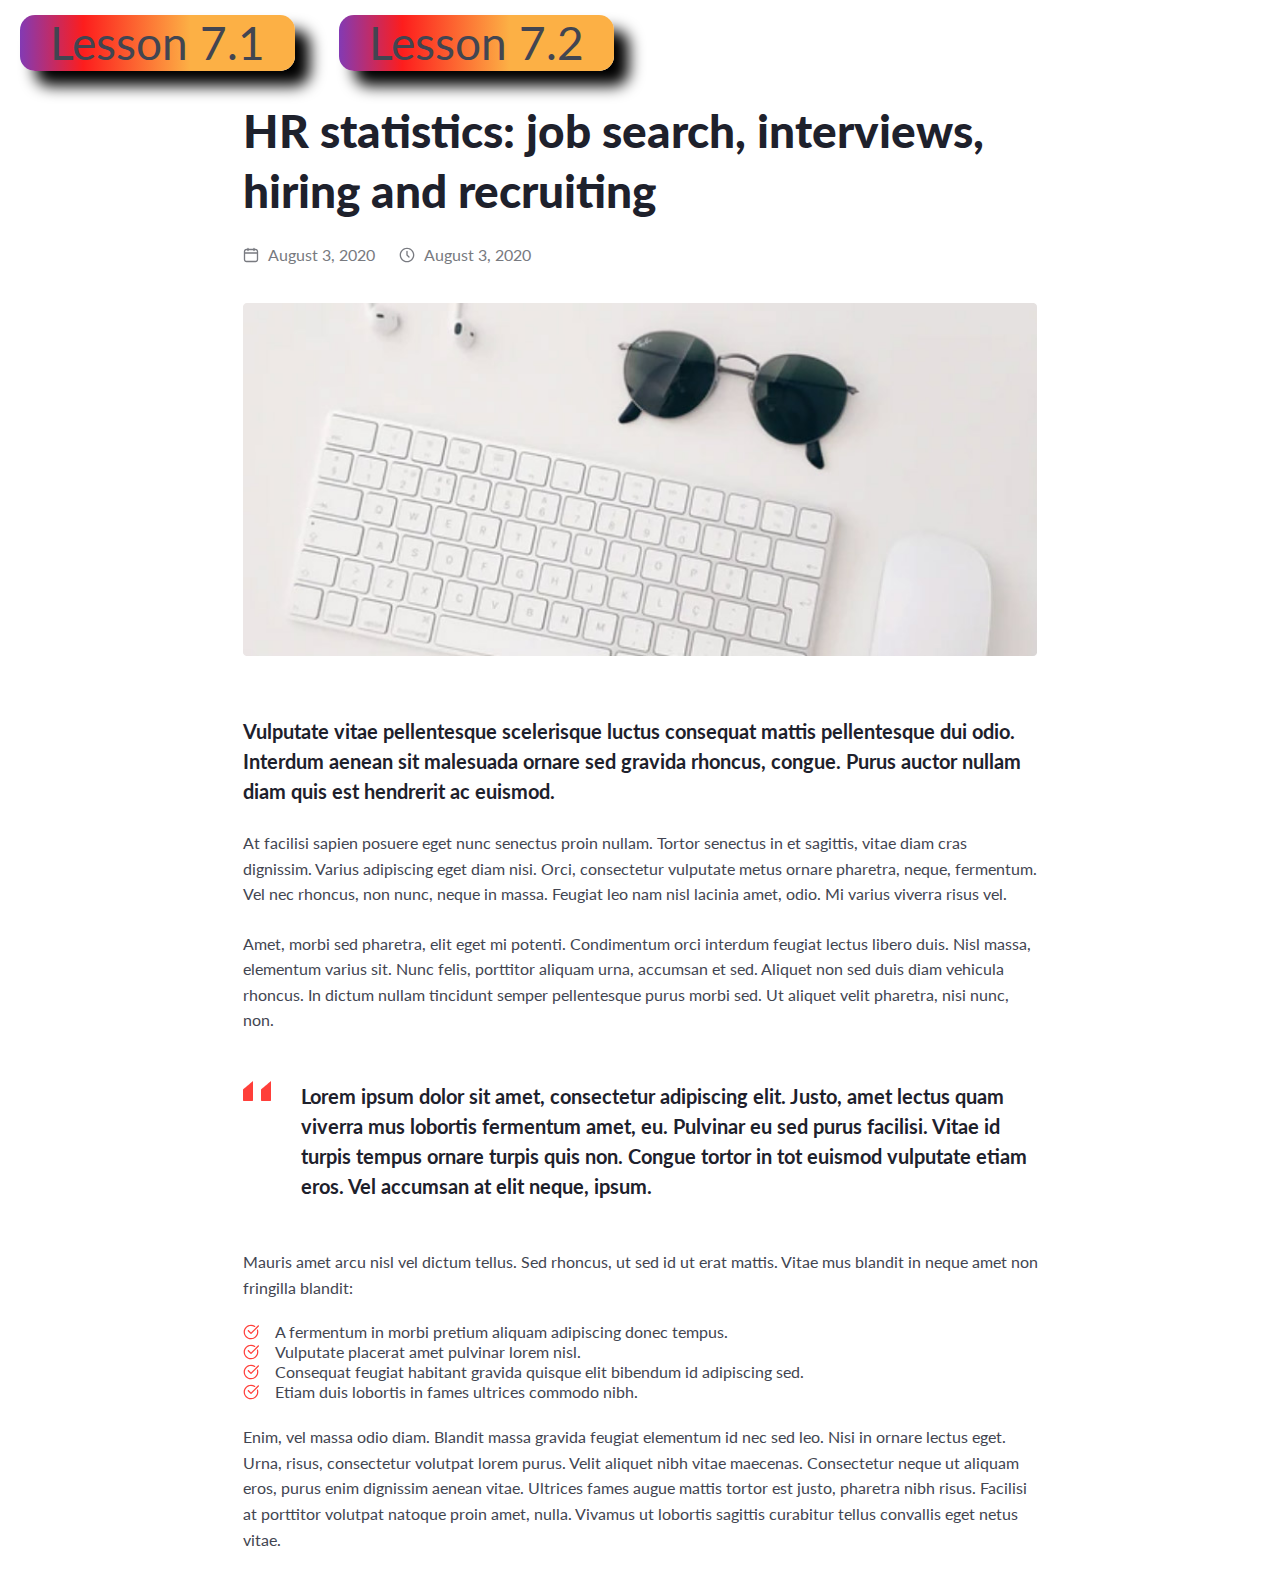
<file: article.html>
<!DOCTYPE html>
<html lang="en">
	<head>
		<meta charset="UTF-8">
		<meta http-equiv="X-UA-Compatible" content="IE=edge">
		<meta name="viewport" content="width=device-width, initial-scale=1.0">
		<link rel="stylesheet" href="css/style.css">
		<title>Lesson 7 - Курс Зима 2022</title>
	</head>
	<body>
		<div class="wrapper">
			<header class="header"></header>
			<main class="main">
				<a href="index.html" class="link">Lesson 7.1</a>
				<a href="Button.html" class="link">Lesson 7.2</a>
				<div class="article">
					<div class="conteriner-article">
						<h1 class="article-title">HR statistics: job search, interviews, hiring and recruiting</h1>
						<div class="data-grey"><span class="one">August 3, 2020</span><span class="two">August 3, 2020</span>
						</div>
						<div class="image"><img src="img/image.png" alt="Клавиатура и очки"></div>
						<p class="text boold">Vulputate vitae pellentesque scelerisque luctus consequat mattis pellentesque dui odio. Interdum aenean sit malesuada ornare sed gravida rhoncus, congue. Purus auctor nullam diam quis est hendrerit ac euismod. </p>
						<p class="text">At facilisi sapien posuere eget nunc senectus proin nullam. Tortor senectus in et sagittis, vitae diam cras dignissim. Varius adipiscing eget diam nisi. Orci, consectetur vulputate metus ornare pharetra, neque, fermentum. Vel nec rhoncus, non nunc, neque in massa. Feugiat leo nam nisl lacinia amet, odio. Mi varius viverra risus vel.</p>
						<p class="text">Amet, morbi sed pharetra, elit eget mi potenti. Condimentum orci interdum feugiat lectus libero duis. Nisl massa, elementum varius sit. Nunc felis, porttitor aliquam urna, accumsan et sed. Aliquet non sed duis diam vehicula rhoncus. In dictum nullam tincidunt semper pellentesque purus morbi sed. Ut aliquet velit pharetra, nisi nunc, non.</p>
						<p class="text-quotes boold">Lorem ipsum dolor sit amet, consectetur adipiscing elit. Justo, amet lectus quam viverra mus lobortis fermentum amet, eu. Pulvinar eu sed purus facilisi. Vitae id turpis tempus ornare turpis quis non. Congue tortor in tot euismod vulputate etiam eros. Vel accumsan at elit neque, ipsum.</p>
						<p class="text">Mauris amet arcu nisl vel dictum tellus. Sed rhoncus, ut sed id ut erat mattis. Vitae mus blandit in neque amet non fringilla blandit:</p>
						<ul class="list">
							<li class="iteme">A fermentum in morbi pretium aliquam adipiscing donec tempus.</li>
							<li class="iteme">Vulputate placerat amet pulvinar lorem nisl.</li>
							<li class="iteme">Consequat feugiat habitant gravida quisque elit bibendum id adipiscing sed.</li>
							<li class="iteme">Etiam duis lobortis in fames ultrices commodo nibh.</li>
						</ul>
						<p class="text">Enim, vel massa odio diam. Blandit massa gravida feugiat elementum id nec sed leo. Nisi in ornare lectus eget. Urna, risus, consectetur volutpat lorem purus. Velit aliquet nibh vitae maecenas. Consectetur neque ut aliquam eros, purus enim dignissim aenean vitae. Ultrices fames augue mattis tortor est justo, pharetra nibh risus. Facilisi at porttitor volutpat natoque proin amet, nulla. Vivamus ut lobortis sagittis curabitur tellus convallis eget netus vitae.</p>

					</div>
				</div>
			</main>
			<footer class="footer"></footer>
		</div>
	</body>
</html>
</file>
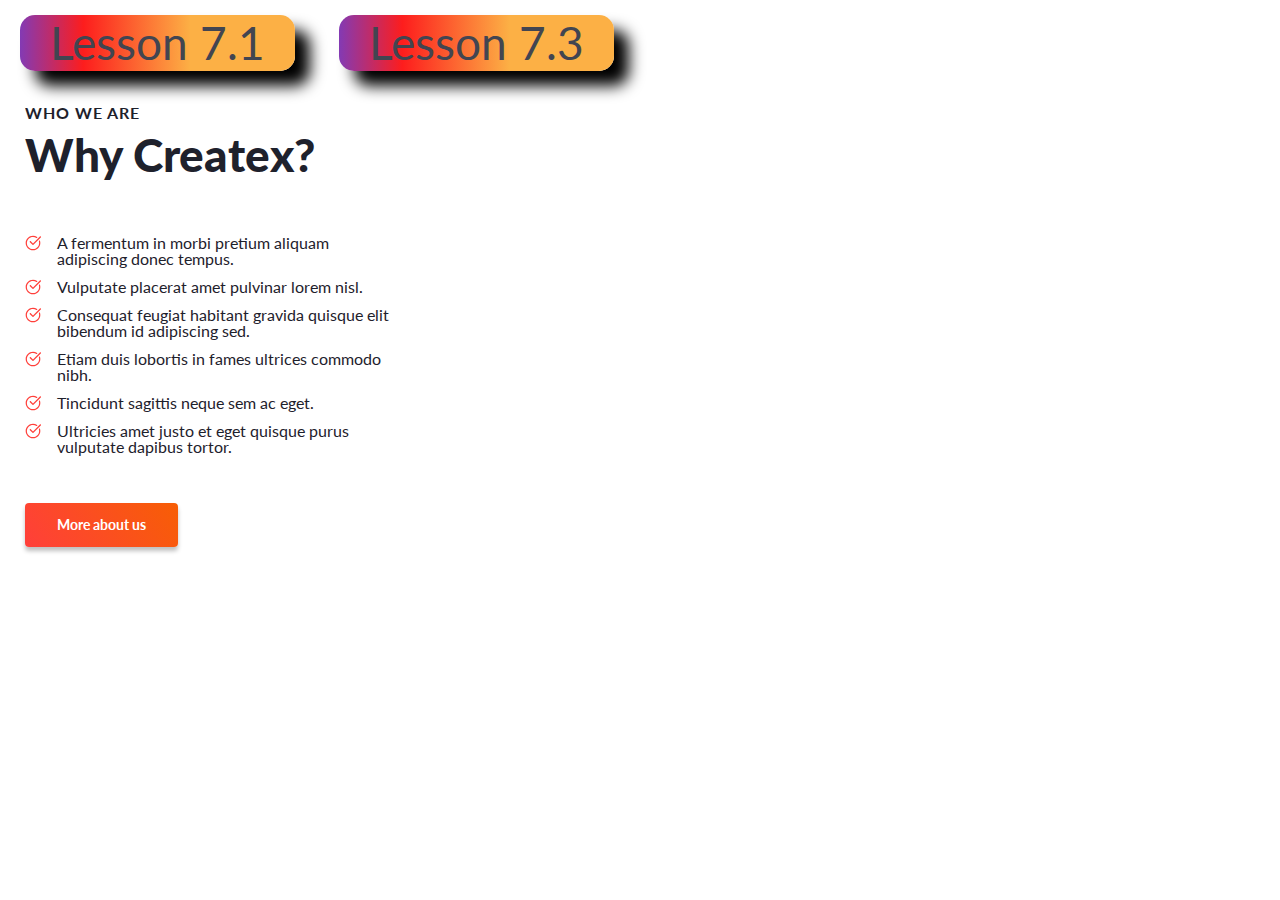
<file: Button.html>
<!DOCTYPE html>
<html lang="en">
	<head>
		<meta charset="UTF-8">
		<meta http-equiv="X-UA-Compatible" content="IE=edge">
		<meta name="viewport" content="width=device-width, initial-scale=1.0">
		<link rel="stylesheet" href="css/style.css">
		<title>Lesson 7 - Курс Зима 2022</title>
	</head>
	<body>
		<div class="wrapper">
			<header class="header"></header>
			<main class="main">
				<a href="index.html" class="link">Lesson 7.1</a>
				<a href="article.html" class="link">Lesson 7.3</a>
				<div class="conteiner-button">
					<div class="createx">
						<h2 class="createx-sub-title">Who we are</h2>
						<h1 class="createx-title">Why Createx?</h1>
						<ul class="createx-list">
							<li class="createx-iteme">A fermentum in morbi pretium aliquam adipiscing donec tempus.</li>
							<li class="createx-iteme">Vulputate placerat amet pulvinar lorem nisl.</li>
							<li class="createx-iteme">Consequat feugiat habitant gravida quisque elit bibendum id adipiscing sed.</li>
							<li class="createx-iteme">Etiam duis lobortis in fames ultrices commodo nibh.</li>
							<li class="createx-iteme">Tincidunt sagittis neque sem ac eget.</li>
							<li class="createx-iteme">Ultricies amet justo et eget quisque purus vulputate dapibus tortor.</li>
						</ul>
						<a class="createx-button" href="">More about us</a>
					</div>
				</div>
			</main>
			<footer class="footer"></footer>
		</div>
	</body>
</html>
</file>
<file: css/style.css>
/* &display=swap */
@import "null.css";
/* ==========================шрифты======================== */
@import url("https://fonts.googleapis.com/css?family=Lato:400,700,900&display=swap");
@font-face {
	font-family: "Ubuntu";
	src: url("Ubuntu-Bold.woff2") format("woff2"), url("Ubuntu-Bold.woff") format("woff");
	font-weight: 700;
	font-style: normal;
	font-display: swap;
}

@font-face {
	font-family: "Ubuntu";
	src: url("Ubuntu-BoldItalic.woff2") format("woff2"), url("Ubuntu-BoldItalic.woff") format("woff");
	font-weight: 700;
	font-style: italic;
	font-display: swap;
}

@font-face {
	font-family: "Ubuntu";
	src: url("Ubuntu-Italic.woff2") format("woff2"), url("Ubuntu-Italic.woff") format("woff");
	font-weight: normal;
	font-style: italic;
	font-display: swap;
}

@font-face {
	font-family: "Ubuntu";
	src: url("Ubuntu-Light.woff2") format("woff2"), url("Ubuntu-Light.woff") format("woff");
	font-weight: 300;
	font-style: normal;
	font-display: swap;
}

@font-face {
	font-family: "Ubuntu";
	src: url("Ubuntu-LightItalic.woff2") format("woff2"), url("Ubuntu-LightItalic.woff") format("woff");
	font-weight: 300;
	font-style: italic;
	font-display: swap;
}

@font-face {
	font-family: "Ubuntu";
	src: url("Ubuntu-Medium.woff2") format("woff2"), url("Ubuntu-Medium.woff") format("woff");
	font-weight: 500;
	font-style: normal;
	font-display: swap;
}

@font-face {
	font-family: "Ubuntu";
	src: url("Ubuntu-MediumItalic.woff2") format("woff2"), url("Ubuntu-MediumItalic.woff") format("woff");
	font-weight: 500;
	font-style: italic;
	font-display: swap;
}

@font-face {
	font-family: "Ubuntu";
	src: url("Ubuntu-Regular.woff2") format("woff2"), url("Ubuntu-Regular.woff") format("woff");
	font-weight: normal;
	font-style: normal;
	font-display: swap;
}

/* ================================================================ */
body {
	font-family: Lato;
	color: #424551;
}
.wrapper {
	min-height: 100%;
	overflow: hidden;
}
/* ================================================================ */
/* =======================Статья======================== */
.header {
}
.main {
}
.article {
}
.conteriner-article {
	padding: 15px;
	max-width: 825px;
	margin: 0 auto;
}
.article-title {
	font-weight: 900;
	font-size: 46px;
	line-height: 1.3;
	margin: 0px 0px 26px 0px;
	color: #1e212c;
}
.data-grey {
	color: #787a80;
	margin: 0px 0px 40px 0px;
}
.one {
	background: url("../img/calendar.svg") 0 0 no-repeat;
	padding: 0px 0px 0px 25px;
	display: inline-block;
	margin: 0px 24px 0px 0px;
}
.two {
	background: url("../img/clock.svg") 0 0 no-repeat;
	padding: 0px 0px 0px 25px;
	display: inline-block;
}
.image {
	margin: 0px 0px 60px 0px;
}
.image img {
	max-width: 100%;
}

.text {
	line-height: 1.6;
	margin: 0px 0px 24px 0px;
}
.boold {
	font-weight: 700;
	font-size: 20px;
	line-height: 1.5;
	color: #1e212c;
}
.text-quotes {
	margin: 48px 0px;
	background: url("../img/braces.png") 0 0 no-repeat;
	padding: 0px 0px 0px 58px;
}
.list {
	margin: 0px 0px 24px 0px;
}
.list li {
	margin: 0px 0px 4px 0px;
	background: url("../img/Vector.svg") left top no-repeat;
	padding: 0px 0px 0px 32px;
}
.iteme {
}
.footer {
}
/* ==========кнопка=================== */
.conteiner-button {
	max-width: 1260px;
	margin: 0 auto;
	padding: 15px;
}
.createx {
	width: 30%;
	color: #1e212c;
}
.createx-sub-title {
	font-weight: 700;
	line-height: 1.5;
	letter-spacing: 1px;
	text-transform: uppercase;
}
.createx-title {
	font-weight: 900;
	font-size: 46px;
	line-height: 1.3;
	margin: 0px 0px 50px 0px;
}
.createx-list {
	margin: 0px 0px 48px 0px;
}
.createx-iteme {
	margin: 0px 0px 12px 0px;
	background: url("../img/Vector.svg") left top no-repeat;
	padding: 0px 0px 0px 32px;
}
.createx-button {
	color: white;
	background: linear-gradient(55.95deg, #ff3f3a 0%, #f75e05 100%);
	box-shadow: 0px 4px 4px rgba(0, 0, 0, 0.25);
	border-radius: 4px;
	display: inline-block;
	font-weight: 700;
	font-size: 14px;
	line-height: 44px;
	padding: 0px 32px;
}
/* ==============Проработка==================== */

.ubuntu {
	font-family: Ubuntu;
	font-size: 46px;
}
p {
	margin: 0px 0px 15px 0px;
}
.BoldItalic {
	font-weight: 700;
	font-style: italic;
	background-color: red;
}
.Italic {
	font-style: italic;
	background-image: url(../img/Job/ava.png);
	background-repeat: no-repeat;
	background-position: right bottom;
	background-size: 150px;
	height: 150px;
}
.Light {
	font-weight: 300;
	height: 400px;
	background: url("..//img/Job/logo.png") center / 100% auto no-repeat;
}
.LightItalic {
	font-weight: 300;
	font-style: italic;
	height: 600px;
	background: url("..//img/Job/logo.png") center / auto 100% no-repeat;
}
.Medium {
	font-weight: 500;
	height: 400px;
	background: url("..//img/Job/logo.png") center / contain no-repeat;
	overflow: auto;
}
.MediumItalic {
	font-weight: 500;
	font-style: italic;
	height: 400px;
	background: url("..//img/Job/logo.png") 0 0 / cover no-repeat;
	overflow: auto;
}
.Regular {
	font-weight: 400;
	height: 400px;
	background: url("..//img/Job/logo.png") center no-repeat fixed;
	overflow: auto;
}
.Bold {
	font-weight: 700;
	height: 400px;
	background: url("..//img/Job/logo.png") center no-repeat local;
	overflow: auto;
}
.link {
	display: inline-block;
	font-size: 46px;
	margin: 15px 20px;
	padding: 5px 30px;
	background: linear-gradient(90deg, rgba(131, 58, 180, 1) 0%, rgba(253, 29, 29, 1) 23%, rgba(252, 176, 69, 1) 62%);
	border-radius: 15px;
	box-shadow: 15px 15px 15px black;
}
</file>
